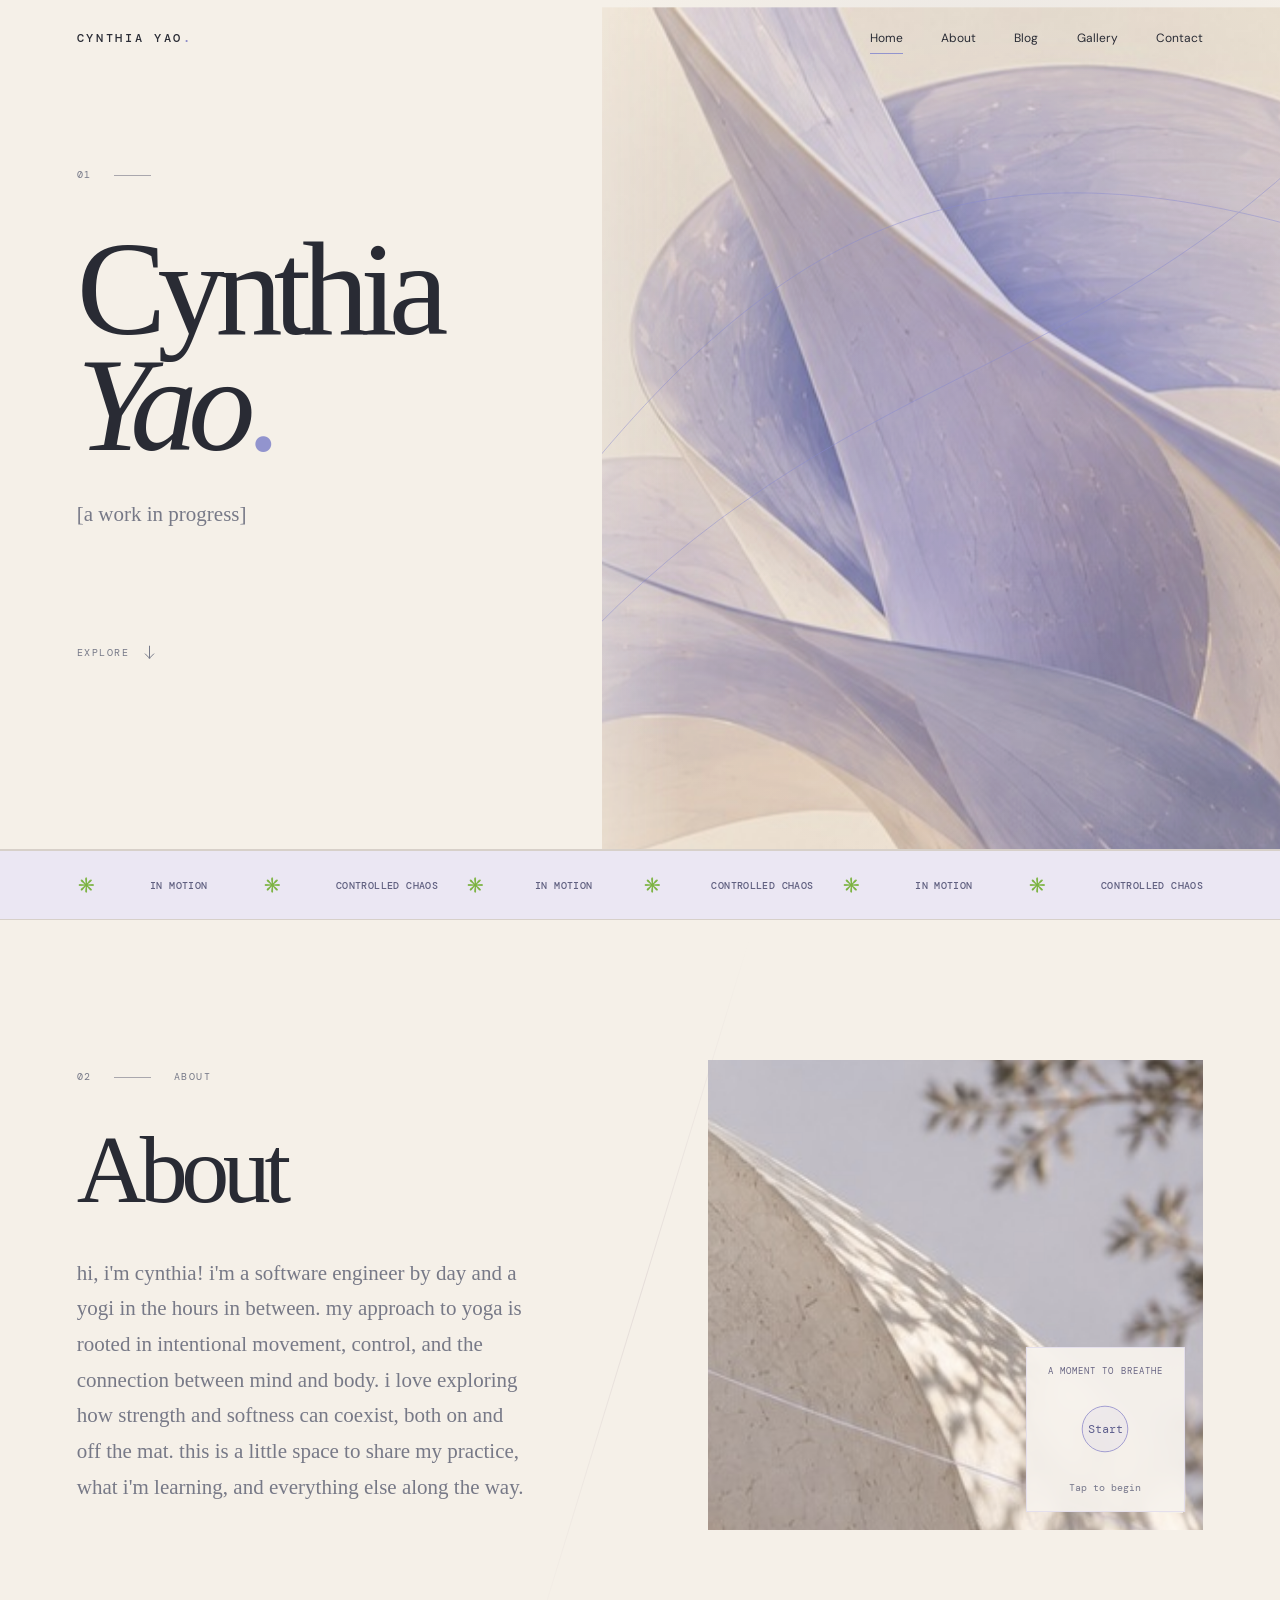
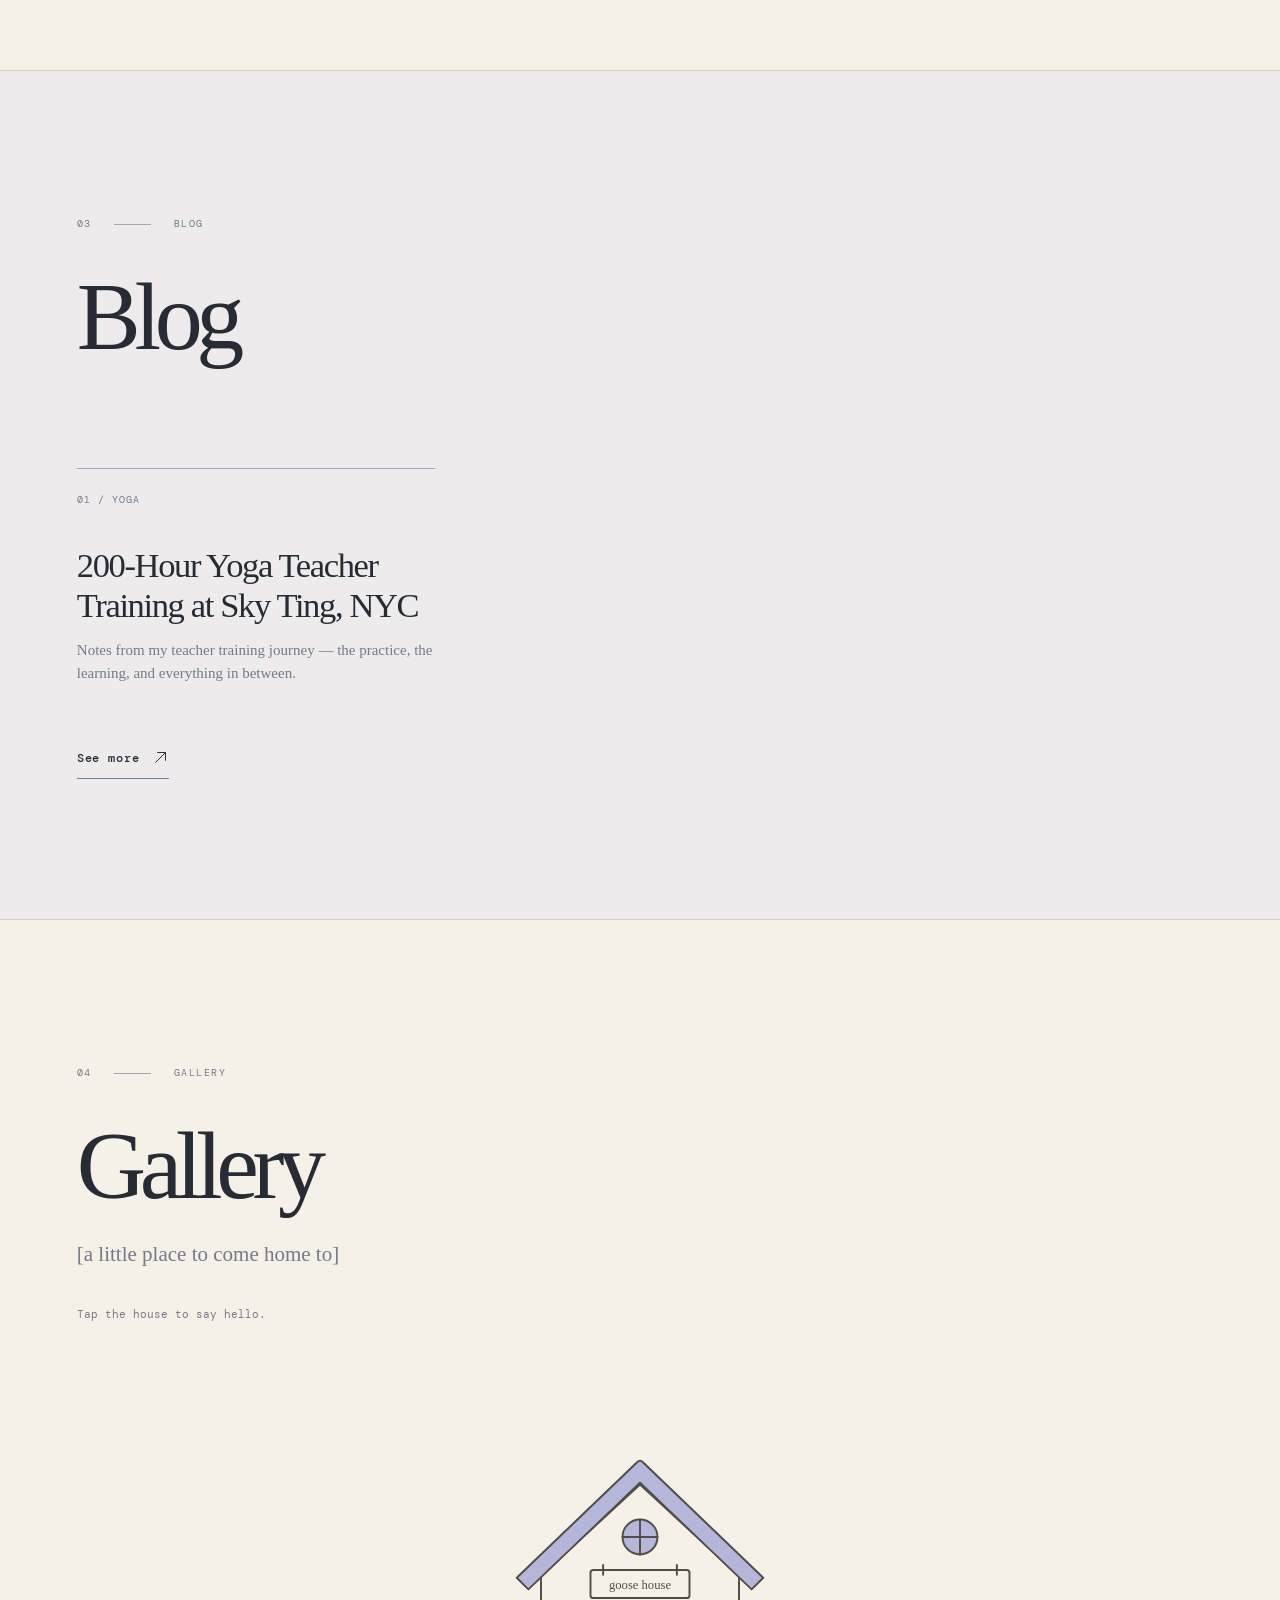
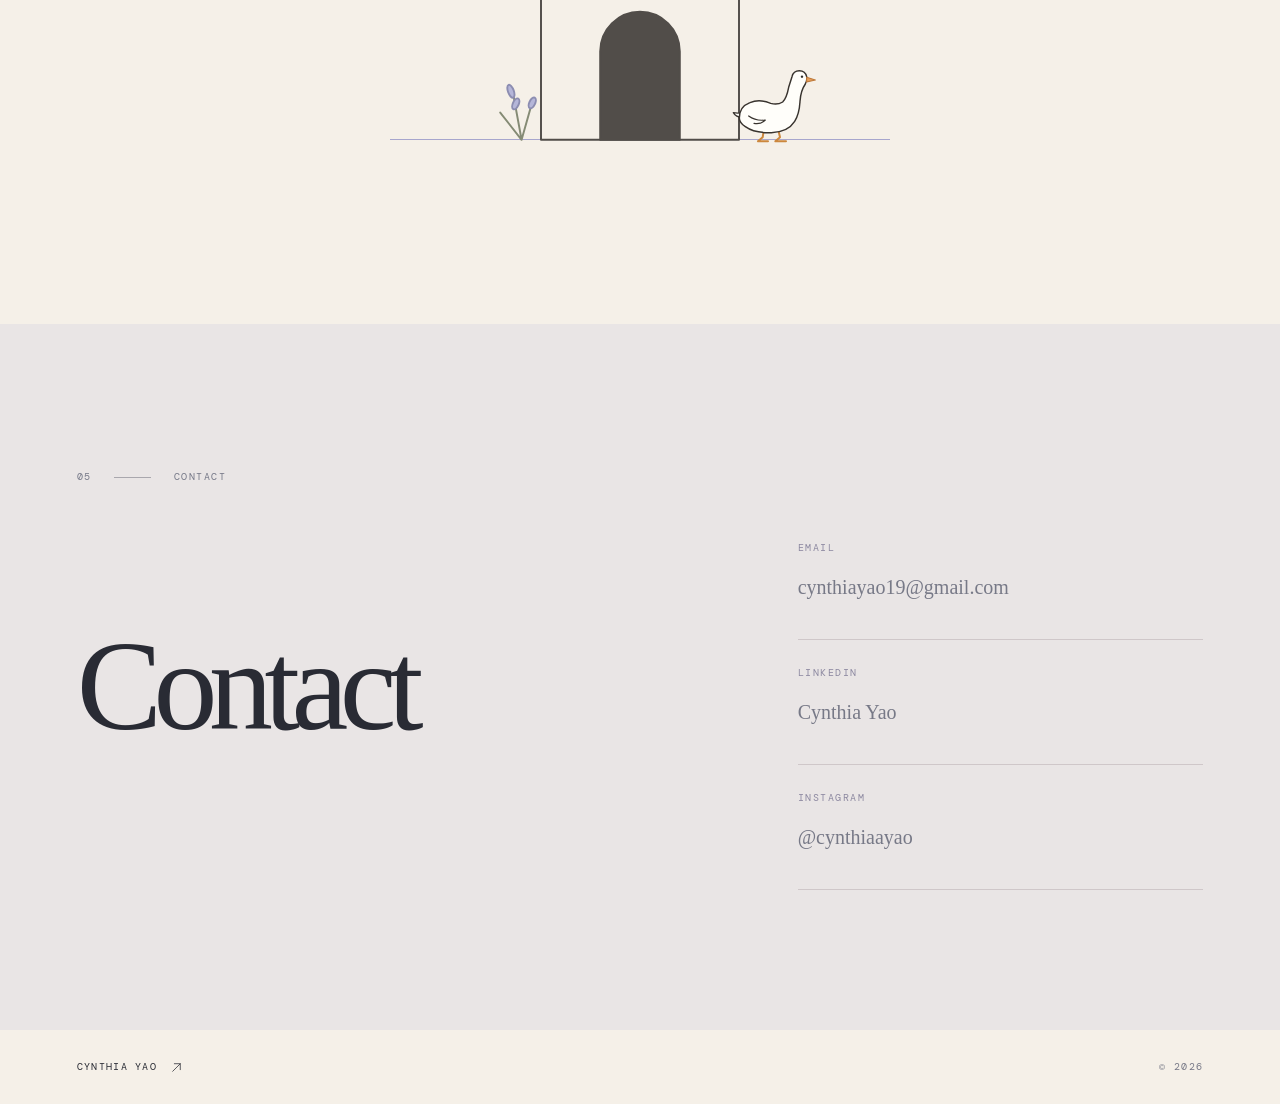
<file: index.html>
<!doctype html>
<html lang="en"><head><meta charset="utf-8"><meta name="viewport" content="width=device-width,initial-scale=1"><meta name="theme-color" content="#f5f0e8"><meta name="description" content="Cynthia Yao — personal website"><title>Cynthia Yao</title><link rel="stylesheet" href="assets/styles.css?v=goose-wake-4"></head>
<body>
<div class="progress" aria-hidden="true"></div>
<header class="topbar"><a href="#home" class="brand">CYNTHIA YAO<span class="brand-dot">.</span></a><button class="menu-toggle" aria-label="Toggle navigation" aria-expanded="false">Menu <span class="menu-glyph" aria-hidden="true">+</span></button><nav class="nav" aria-label="Main navigation"><a href="#home" aria-current="page">Home</a><a href="#about">About</a><a href="blog.html">Blog</a><a href="#gallery">Gallery</a><a href="#contact">Contact</a></nav></header>
<main>
<section id="home" class="hero"><div class="hero-copy"><span class="eyebrow reveal">01 <span class="mini-line"></span> </span><h1 class="reveal">Cynthia<br><em>Yao</em><span class="period">.</span></h1><p class="hero-intro reveal">[a work in progress]</p><a href="#about" class="scroll-cue reveal">EXPLORE <svg class="thin-arrow" viewBox="0 0 24 24" fill="none" aria-hidden="true"><path d="M12 3v17m0 0-6-6m6 6 6-6"/></svg></a></div><div class="hero-art" aria-label="Abstract periwinkle sculptural folds"><div class="art-back"></div><img src="assets/sculpture.jpg" alt="Abstract flowing periwinkle sculpture" class="sculpture"/><svg class="orbit" viewBox="0 0 600 650" aria-hidden="true"><path d="M-40 400 C170 130 350 60 680 170"/><path d="M-30 530 C210 270 430 290 660 50"/></svg></div></section>
<div class="motion-ticker" aria-label="In Motion, Controlled Chaos, repeated three times"><div class="ticker-track"> <span class="ticker-repeat"><span class="ticker-star">✳️</span> IN MOTION <span class="ticker-star">✳️</span> CONTROLLED CHAOS</span> <span class="ticker-repeat"><span class="ticker-star">✳️</span> IN MOTION <span class="ticker-star">✳️</span> CONTROLLED CHAOS</span> <span class="ticker-repeat"><span class="ticker-star">✳️</span> IN MOTION <span class="ticker-star">✳️</span> CONTROLLED CHAOS</span></div></div>
<section id="about" class="about section"><div class="section-heading reveal"><span class="eyebrow">02 <span class="mini-line"></span> ABOUT</span><h2>About</h2><p class="body-copy">hi, i'm cynthia! i'm a software engineer by day and a yogi in the hours in between. my approach to yoga is rooted in intentional movement, control, and the connection between mind and body. i love exploring how strength and softness can coexist, both on and off the mat. this is a little space to share my practice, what i'm learning, and everything else along the way.</p></div><div class="about-visual reveal"><div class="breath-widget"><span class="breath-label">A MOMENT TO BREATHE</span><button type="button" class="breath-button" aria-pressed="false" aria-label="Start breathing animation"><span class="breath-ring"></span><span class="breath-core">Start</span></button><span class="breath-status" aria-live="polite">Tap to begin</span></div><img src="assets/nature-stone.jpg" alt="Warm sculptural stone with delicate natural shadows" loading="lazy"><span class="visual-label"></span></div><span class="section-rail" aria-hidden="true"></span></section>
<section id="blog" class="blog section" aria-labelledby="blog-title"><div class="blog-top reveal"><div><span class="eyebrow">03 <span class="mini-line"></span> BLOG</span><h2 id="blog-title">Blog</h2></div></div><div class="post-grid reveal" aria-label="Blog highlights"><article class="post-card"><span class="post-number">01 / YOGA</span><a class="post-title-link" href="sky-ting-200-hour-ytt.html"><h3 class="post-placeholder">200-Hour Yoga Teacher Training at Sky Ting, NYC</h3></a><p>Notes from my teacher training journey — the practice, the learning, and everything in between.</p></article></div><a class="see-more reveal" href="blog.html">See more <svg class="thin-arrow" viewBox="0 0 24 24" fill="none" aria-hidden="true"><path d="M5 19 19 5M8 5h11v11"/></svg></a></section>
<section id="gallery" class="gallery section" aria-labelledby="gallery-title">
<div class="gallery-copy reveal"><span class="eyebrow">04 <span class="mini-line"></span> GALLERY</span><h2 id="gallery-title">Gallery</h2><p class="body-copy">[a little place to come home to]</p><p id="goose-status" class="goose-status" aria-live="polite">Tap the house to say hello.</p></div>
<div class="goose-yard" aria-label="The goose's home">
<button class="goose-house" type="button" aria-label="Say hello to the goose" aria-describedby="goose-status">
<svg viewBox="0 0 340 340" aria-hidden="true" fill="none" stroke="#514d49" stroke-width="2" stroke-linecap="round" stroke-linejoin="round">
<path fill="#f5f0e8" d="M68 144L170 50 272 144V313H68Z"/>
<path fill="#b5b6d9" d="M43 146L167 27Q170 24 173 27L297 146 285 158 170 48 55 158Z"/>
<circle cx="170" cy="104" r="18" fill="#b5b6d9"/><path d="M152 104H188M170 86V122"/>
<rect x="119" y="138" width="102" height="29" rx="3" fill="#f5f0e8"/>
<path d="M132 133V143M208 133V143"/><text x="170" y="158" text-anchor="middle" stroke="none" fill="#514d49" font-family="Georgia,serif" font-size="13">goose house</text>
<path class="house-door" fill="#514d49" d="M129 313V222A41 41 0 0 1 211 222V313Z"/>
<g stroke="#858b75"><path d="M48 313L39 264M48 313L59 274M48 313L26 285"/><g fill="#b5b6d9" stroke="#8c8db1"><ellipse cx="37" cy="263" rx="3" ry="7" transform="rotate(-20 37 263)"/><ellipse cx="42" cy="276" rx="3" ry="6" transform="rotate(25 42 276)"/><ellipse cx="59" cy="275" rx="3" ry="6" transform="rotate(25 59 275)"/></g></g>
</svg><span class="goose-snores" aria-hidden="true">z<span>z</span><span>z</span></span>
</button><div class="goose-ground" aria-hidden="true"></div>
</div>

</section>
<section id="contact" class="contact section"><span class="eyebrow reveal">05 <span class="mini-line"></span> CONTACT</span><div class="contact-layout"><div class="reveal"><h2>Contact</h2></div><div class="contact-details reveal"><div><span>EMAIL</span><p><a href="mailto:cynthiayao19@gmail.com">cynthiayao19@gmail.com</a></p></div><div><span>LINKEDIN</span><p><a href="https://www.linkedin.com/in/cynthia-yao-2201a11a2" target="_blank" rel="noopener noreferrer">Cynthia Yao</a></p></div><div><span>INSTAGRAM</span><p><a href="https://www.instagram.com/cynthiaayao/" target="_blank" rel="noopener noreferrer">@cynthiaayao</a></p></div></div></div><div class="closing-orbit" aria-hidden="true"></div></section>
</main><footer><a href="#home">CYNTHIA YAO <svg class="thin-arrow footer-arrow" viewBox="0 0 24 24" fill="none" aria-hidden="true"><path d="M5 19 19 5M8 5h11v11"/></svg></a><span>© <span id="year"></span></span></footer>
<script src="assets/script.js?v=goose-wake-4" defer></script></body></html>
</file>
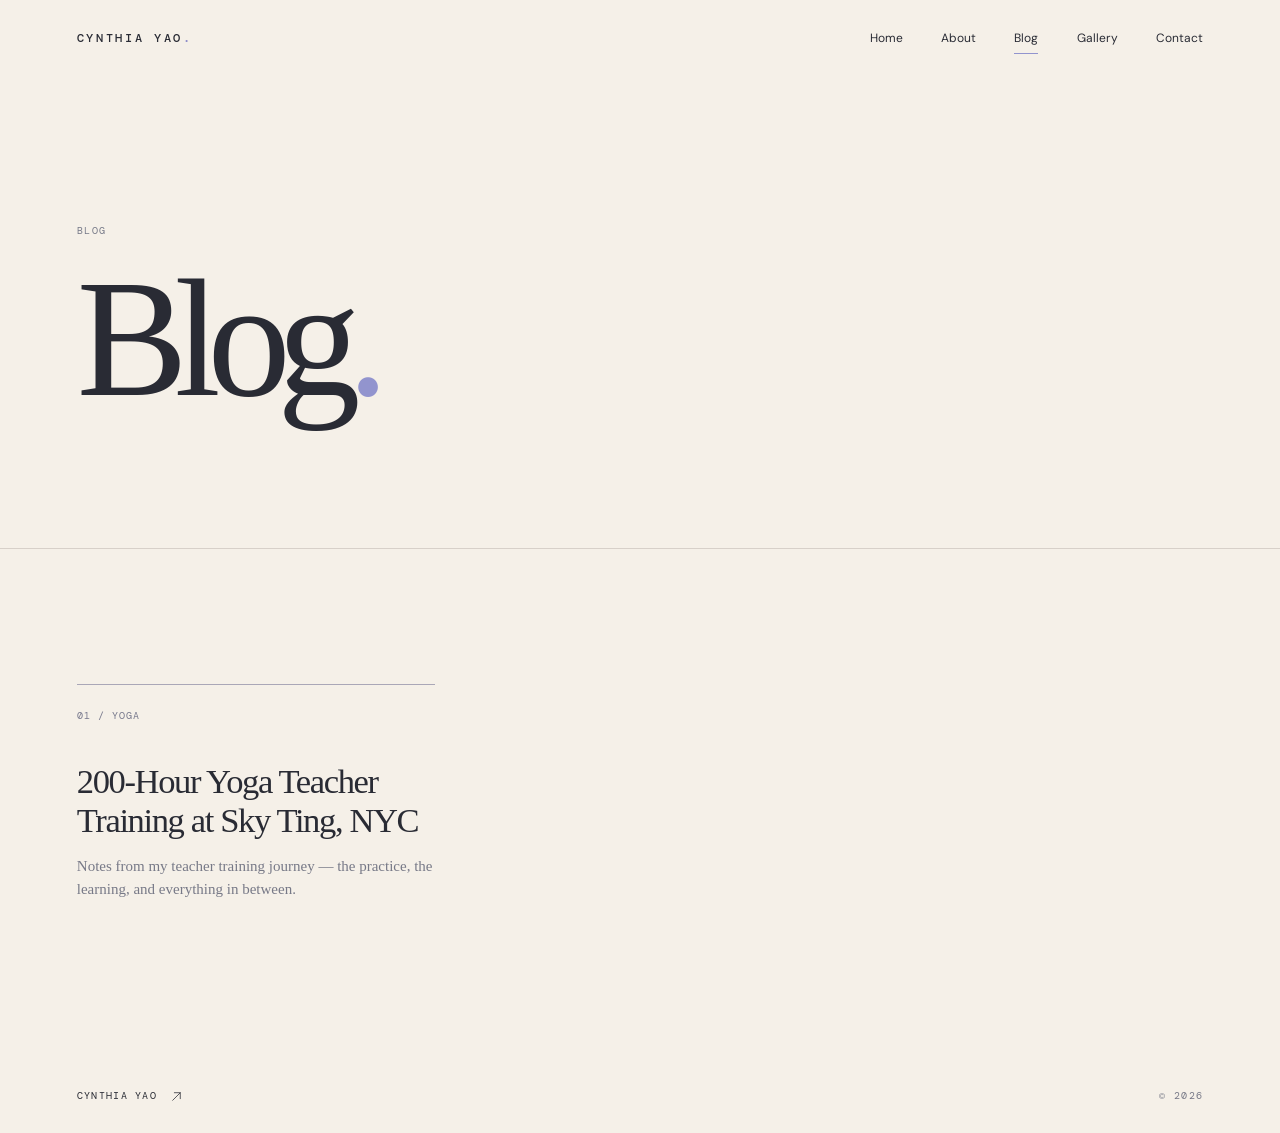
<file: blog.html>
<!doctype html><html lang="en"><head><meta charset="utf-8"><meta name="viewport" content="width=device-width,initial-scale=1"><meta name="theme-color" content="#f5f0e8"><meta name="description" content="Blog — Cynthia Yao"><title>Blog — Cynthia Yao</title><link rel="stylesheet" href="assets/styles.css?v=goose-wake-4"></head><body><div class="progress" aria-hidden="true"></div><header class="topbar"><a href="index.html#home" class="brand">CYNTHIA YAO<span class="brand-dot">.</span></a><button class="menu-toggle" aria-label="Toggle navigation" aria-expanded="false">Menu <span class="menu-glyph" aria-hidden="true">+</span></button><nav class="nav" aria-label="Main navigation"><a href="index.html#home">Home</a><a href="index.html#about">About</a><a href="blog.html" aria-current="page">Blog</a><a href="index.html#gallery">Gallery</a><a href="index.html#contact">Contact</a></nav></header><main class="blog-main">
<section class="blog-page-hero" aria-labelledby="blog-page-title">
  <span class="eyebrow reveal">BLOG</span>
  <h1 id="blog-page-title" class="reveal">Blog<span class="period">.</span></h1>
  <p class="blog-page-note reveal"></p>
</section>
<section class="blog-index section" aria-label="Blog posts">
  <div class="post-grid post-grid--index reveal"><article class="post-card"><span class="post-number">01 / YOGA</span><a class="post-title-link" href="sky-ting-200-hour-ytt.html"><h3 class="post-placeholder">200-Hour Yoga Teacher Training at Sky Ting, NYC</h3></a><p>Notes from my teacher training journey — the practice, the learning, and everything in between.</p></article></div>
</section>
</main><footer><a href="index.html#home">CYNTHIA YAO <svg class="thin-arrow footer-arrow" viewBox="0 0 24 24" fill="none" aria-hidden="true"><path d="M5 19 19 5M8 5h11v11"/></svg></a><span>© <span id="year"></span></span></footer><script src="assets/script.js?v=goose-wake-4" defer></script></body></html>
</file>
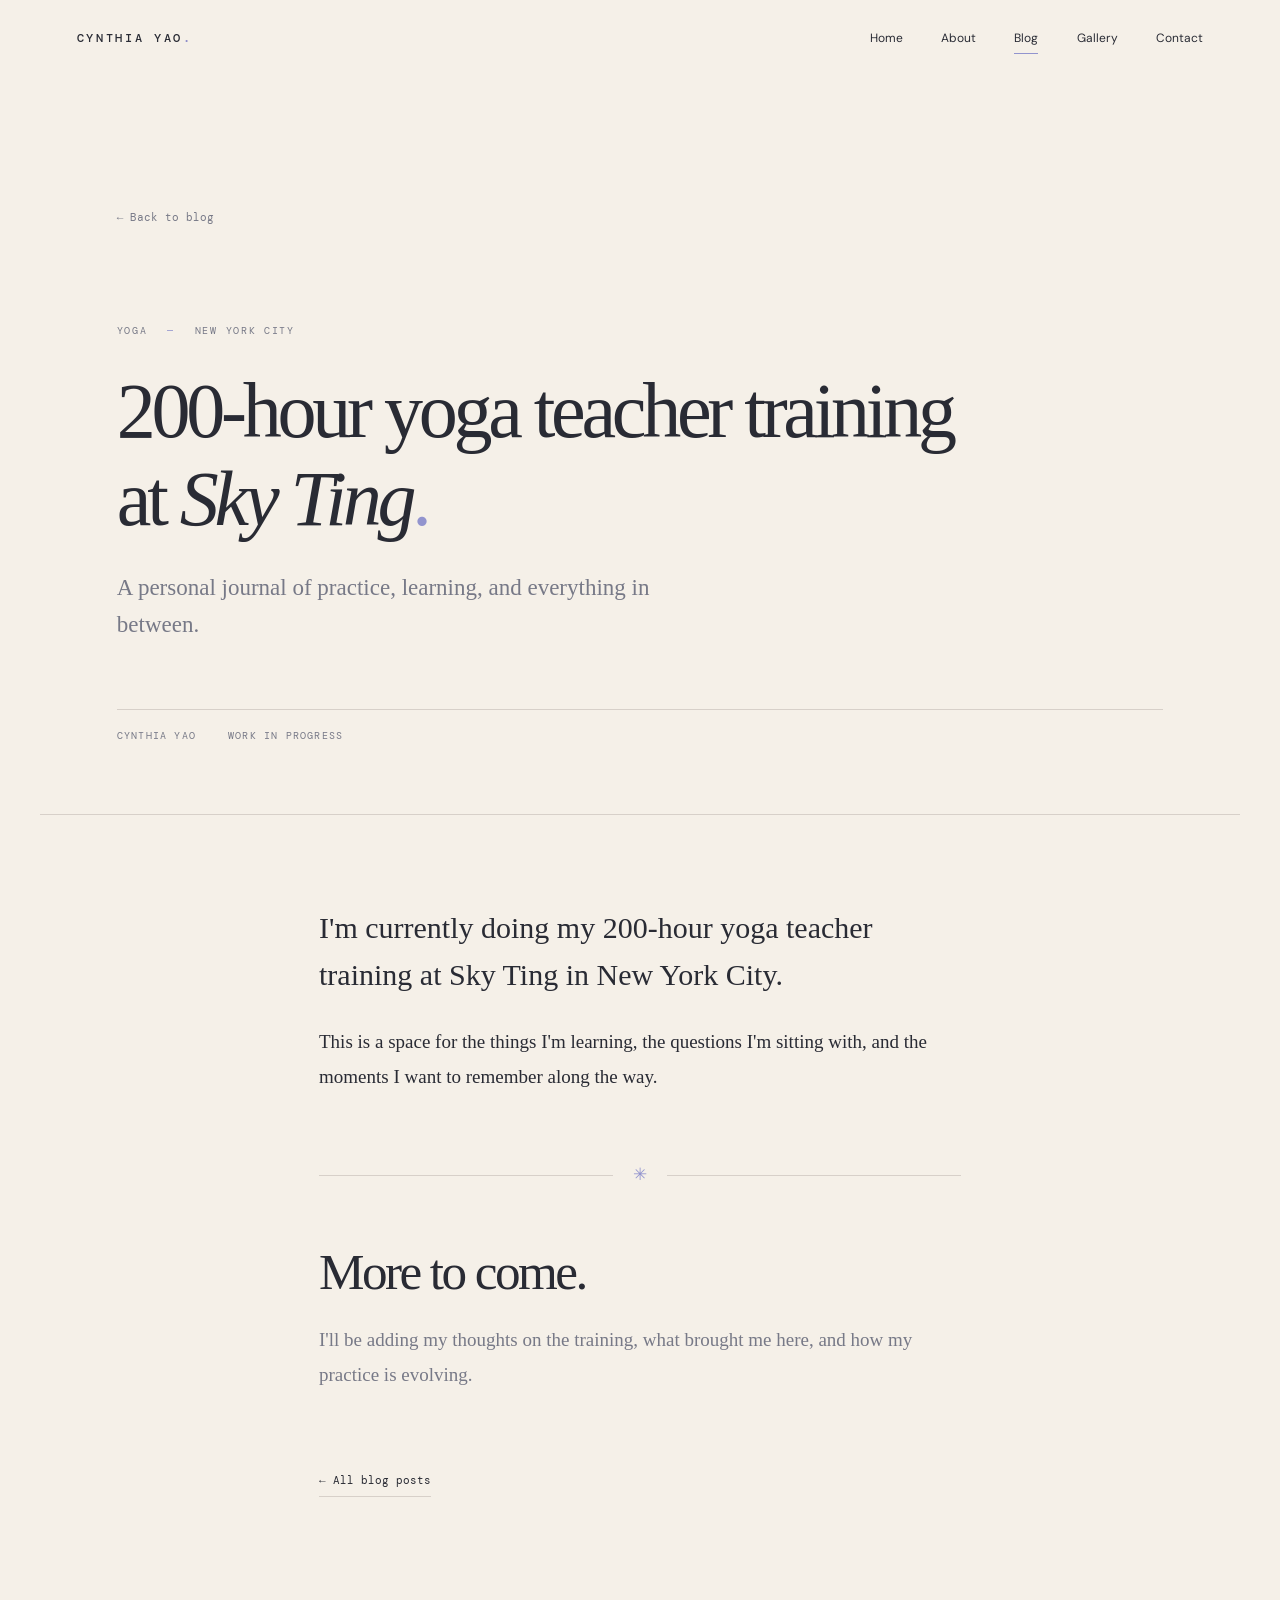
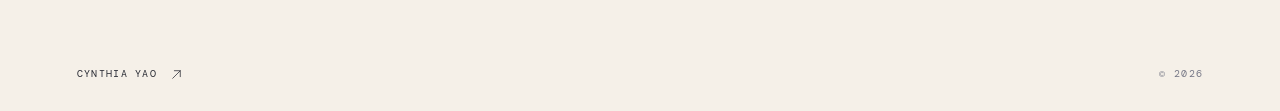
<file: sky-ting-200-hour-ytt.html>
<!doctype html>
<html lang="en"><head><meta charset="utf-8"><meta name="viewport" content="width=device-width,initial-scale=1"><meta name="theme-color" content="#f5f0e8"><meta name="description" content="Reflections on my 200-hour yoga teacher training at Sky Ting in New York City."><title>200-Hour YTT at Sky Ting, NYC — Cynthia Yao</title><link rel="stylesheet" href="assets/styles.css?v=goose-wake-4"></head>
<body><div class="progress" aria-hidden="true"></div><header class="topbar"><a href="index.html#home" class="brand">CYNTHIA YAO<span class="brand-dot">.</span></a><button class="menu-toggle" aria-label="Toggle navigation" aria-expanded="false">Menu <span class="menu-glyph" aria-hidden="true">+</span></button><nav class="nav" aria-label="Main navigation"><a href="index.html#home">Home</a><a href="index.html#about">About</a><a href="blog.html" aria-current="page">Blog</a><a href="index.html#gallery">Gallery</a><a href="index.html#contact">Contact</a></nav></header>
<main class="article-main">
<article class="journal">
  <header class="journal-header">
    <a href="blog.html" class="journal-back">← Back to blog</a>
    <div class="journal-kicker">YOGA <span>—</span> NEW YORK CITY</div>
    <h1>200-hour yoga teacher training<br class="journal-desktop-break"> at <em>Sky Ting</em><span class="period">.</span></h1>
    <p class="journal-subtitle">A personal journal of practice, learning, and everything in between.</p>
    <div class="journal-byline"><span>CYNTHIA YAO</span><span>WORK IN PROGRESS</span></div>
  </header>
  <div class="journal-content">
    <p class="journal-intro">I'm currently doing my 200-hour yoga teacher training at Sky Ting in New York City.</p>
    <p>This is a space for the things I'm learning, the questions I'm sitting with, and the moments I want to remember along the way.</p>
    <div class="journal-divider"><span>✳</span></div>
    <h2>More to come.</h2>
    <p class="journal-muted">I'll be adding my thoughts on the training, what brought me here, and how my practice is evolving.</p>
    <a href="blog.html" class="journal-end-link">← All blog posts</a>
  </div>
</article>
</main><footer><a href="index.html#home">CYNTHIA YAO <svg class="thin-arrow footer-arrow" viewBox="0 0 24 24" fill="none" aria-hidden="true"><path d="M5 19 19 5M8 5h11v11"/></svg></a><span>© <span id="year"></span></span></footer><script src="assets/script.js?v=goose-wake-4" defer></script></body></html>
</file>
<file: assets/styles.css>
@import url('https://fonts.googleapis.com/css2?family=DM+Sans:wght@400;500;600&family=DM+Mono:wght@400;500&family=Manrope:wght@400;500&display=swap');
:root{--gutter:clamp(24px,6vw,100px);--cream:#f5f0e8;--ink:#292b34;--muted:#777987;--purple:#9294ce;--line:#d7d0c9;--ease:cubic-bezier(.22,1,.36,1)}*{box-sizing:border-box}html{scroll-behavior:smooth;scroll-padding-top:80px}body{margin:0;background:var(--cream);color:var(--ink);font-family:'DM Sans',sans-serif;-webkit-font-smoothing:antialiased}a{color:inherit;text-decoration:none}button{font:inherit}.progress{position:fixed;z-index:30;top:0;left:0;height:2px;width:0;background:#8384d2;transition:width .1s linear}.topbar{position:absolute;top:0;left:0;right:0;z-index:10;display:flex;align-items:center;justify-content:space-between;padding:29px var(--gutter)}.brand{font:500 12px 'DM Mono',monospace;letter-spacing:.22em}.brand-dot{color:#8887c8}.nav{display:flex;gap:clamp(18px,3vw,46px)}.nav a{font-size:12px;position:relative}.nav a:after{content:'';position:absolute;bottom:-8px;left:0;width:0;height:1px;background:var(--purple);transition:width .35s}@media (hover:hover) and (pointer:fine){.nav a:hover:after{width:100%}}.menu-toggle{display:none}.hero{position:relative;min-height:760px;height:min(850px,100svh);display:grid;grid-template-columns:47% 53%;overflow:hidden;border-bottom:1px solid var(--line)}.hero-copy{position:relative;z-index:2;padding:clamp(155px,18vh,220px) 0 80px var(--gutter)}.eyebrow,.micro-note,.visual-label,.art-index,.hero-edge,.scroll-cue{font:10px 'DM Mono',monospace;letter-spacing:.15em;color:#767988}.mini-line{display:inline-block;width:37px;border-top:1px solid #a9a7ad;margin:0 15px;vertical-align:middle}.hero h1,h2{font-family:Georgia,'Times New Roman',serif;font-weight:400;letter-spacing:-.067em}.hero h1{font-size:clamp(84px,10.5vw,165px);line-height:.86;margin:48px 0 35px}.hero h1 em,h2 em{font-weight:400}.period{color:var(--purple)}.hero-intro,.body-copy{max-width:390px;color:var(--muted);font-family:Georgia,serif;font-size:clamp(17px,1.7vw,21px);line-height:1.7}.hero-intro{max-width:340px}.scroll-cue{display:inline-flex;gap:25px;align-items:center;margin-top:90px}.scroll-cue span{font:26px Georgia;transition:transform .35s}@media (hover:hover) and (pointer:fine){.scroll-cue:hover span{transform:translateY(8px)}}.hero-art{position:relative;isolation:isolate;overflow:hidden}.art-back{position:absolute;inset:0;background:radial-gradient(circle at 55% 43%,#d9d7ed 0%,#ece8e4 50%,#f5f0e8 83%)}.sculpture{position:absolute;left:-16%;top:5%;width:125%;height:102%;object-fit:cover;object-position:55% 42%;mix-blend-mode:multiply;opacity:.93;transform:translate3d(var(--mx,0px),var(--my,0px),0) scale(1.08);transition:transform 1.2s var(--ease);mask-image:linear-gradient(to right,transparent 0%,black 24%)}.orbit{position:absolute;inset:0;width:100%;height:100%;overflow:visible;fill:none;stroke:#898bd1;stroke-width:.75;opacity:.55;pointer-events:none}.orbit path{stroke-dasharray:900;stroke-dashoffset:900;animation:draw 3.5s .5s var(--ease) forwards}.art-index{position:absolute;right:50px;bottom:55px}.hero-edge{position:absolute;bottom:33px;left:var(--gutter)}@keyframes draw{to{stroke-dashoffset:0}}.section{position:relative;padding:140px var(--gutter);overflow:hidden}.section h2{font-size:clamp(58px,7.5vw,110px);line-height:1.03;margin:36px 0}.about{display:grid;grid-template-columns:1fr 44%;gap:8%;align-items:center;min-height:730px}.about .body-copy{max-width:450px}.about-visual{position:relative;height:470px;overflow:hidden}.about-visual img{width:100%;height:115%;object-fit:cover;object-position:center;transform:translateY(var(--scroll-offset,0px)) scale(1.04);filter:saturate(.72)}.visual-label{position:absolute;bottom:17px;right:20px;background:#f5f0e8df;padding:9px 12px}.section-rail{position:absolute;top:0;left:50%;height:100%;width:1px;background:linear-gradient(transparent,#c4b6bb55,transparent);transform:rotate(17deg);pointer-events:none}.blog{background:#eeebed;border-top:1px solid var(--line);border-bottom:1px solid var(--line);min-height:660px}.blog-top{display:flex;align-items:end;justify-content:space-between;gap:30px}.blog-top .body-copy{max-width:280px}.empty-posts{margin-top:85px;border-top:1px solid #bcb9c4;border-bottom:1px solid #bcb9c4;display:flex;align-items:center;justify-content:space-between;padding:40px 0}.empty-posts>span:first-child{font:11px 'DM Mono',monospace;letter-spacing:.16em}.big-arrow{font:65px Georgia;color:#8586bd;transition:transform .4s var(--ease)}@media (hover:hover) and (pointer:fine){.empty-posts:hover .big-arrow{transform:translate(12px,-12px)}}.blog .micro-note{margin-top:22px}.resume{min-height:740px;display:grid;grid-template-columns:44% 1fr;gap:10%;align-items:center}.resume-art{height:530px;overflow:hidden;border-radius:45% 45% 0 0 / 26% 26% 0 0;opacity:.8}.resume-art img{width:100%;height:100%;object-fit:cover;filter:saturate(.65)}.resume-items{margin-top:52px;max-width:460px}.resume-items div{display:flex;justify-content:space-between;border-top:1px solid var(--line);padding:21px 0;font:11px 'DM Mono',monospace;letter-spacing:.15em}.resume-items div:last-child{border-bottom:1px solid var(--line)}.resume-items span{color:#8a8ac2}.resume .micro-note{display:block;margin-top:22px}.contact{background:#e9e5e5;min-height:630px}.contact-layout{display:grid;grid-template-columns:1.2fr .8fr;gap:10%;align-items:center}.contact h2{font-size:clamp(80px,10vw,145px)}.contact-details{padding-top:30px}.contact-details div{border-bottom:1px solid #cfc7c9;padding:20px 0}.contact-details div>span{font:10px 'DM Mono',monospace;letter-spacing:.15em;color:#8c88a0}.contact-details p{font-family:Georgia,serif;font-size:20px;color:#777987}.closing-orbit{position:absolute;width:420px;height:420px;border:1px solid #a6a3d5;border-radius:50%;bottom:-320px;left:12%;transform:rotateX(65deg)}footer{padding:30px var(--gutter);display:flex;justify-content:space-between;gap:20px;font:10px 'DM Mono',monospace;letter-spacing:.13em}footer span{color:var(--muted)}.reveal{opacity:0;transform:translateY(38px);transition:opacity .95s var(--ease),transform .95s var(--ease)}.reveal.visible{opacity:1;transform:translateY(0)}.hero-copy .reveal:nth-child(2){transition-delay:.12s}.hero-copy .reveal:nth-child(3){transition-delay:.22s}.hero-copy .reveal:nth-child(4){transition-delay:.35s}@media(max-width:850px){.hero{min-height:730px;height:auto;grid-template-columns:1fr}.hero-copy{padding:160px 30px 120px}.hero h1{font-size:clamp(85px,17vw,140px)}.hero-art{position:absolute;inset:10% 0 0 32%;opacity:.46;z-index:0}.hero-copy{z-index:1}.hero-edge{left:30px}.about,.resume,.contact-layout{grid-template-columns:1fr;gap:60px}.about{min-height:auto}.about-visual{height:360px}.resume-art{height:380px;max-width:450px}.section{padding:105px 30px}.blog-top{display:block}.contact{min-height:auto}.contact h2{font-size:clamp(70px,12vw,115px)}}@media(max-width:560px){.topbar{padding:25px 22px}.menu-toggle{display:block;border:0;background:transparent;font:11px 'DM Mono',monospace;letter-spacing:.08em}.menu-toggle span{margin-left:8px}.nav{position:absolute;top:65px;left:15px;right:15px;background:#f5f0e8f5;border:1px solid var(--line);padding:23px;display:none;flex-direction:column;gap:23px}.nav.open{display:flex}.hero{min-height:730px}.hero-copy{padding:175px 24px 105px}.hero h1{font-size:clamp(84px,19vw,125px)}.hero-art{inset:4% -36% 15% 20%;opacity:.43}.hero-intro{max-width:250px}.hero-edge{left:24px;font-size:8px}.scroll-cue{margin-top:70px}.section{padding:95px 24px}.section h2{font-size:clamp(55px,12vw,75px)}.about-visual{height:310px}.blog{min-height:550px}.blog-top .body-copy{max-width:340px}.empty-posts{margin-top:65px}.resume-art{height:310px}.contact h2{font-size:75px}.contact-details{padding-top:0}footer{padding:25px 24px;flex-direction:column}}@media(prefers-reduced-motion:reduce){html{scroll-behavior:auto}*,*:before,*:after{animation:none!important;transition:none!important}.reveal{opacity:1;transform:none}.orbit path{stroke-dashoffset:0}}


/* Unified layout, accessible navigation and quiet interactions. */
.topbar{padding-inline:var(--gutter);min-height:76px}
.hero-copy{padding-left:var(--gutter)}
.hero-edge{display:none}
.thin-arrow{width:17px;height:17px;stroke:currentColor;stroke-width:1.4;stroke-linecap:round;stroke-linejoin:round;flex:none;transition:transform .35s var(--ease)}
.scroll-cue{gap:12px;align-items:center}@media (hover:hover) and (pointer:fine){.scroll-cue:hover .thin-arrow{transform:translateY(6px)}}
.link-arrow{width:26px;height:26px;color:var(--purple)}
.footer-arrow{width:13px;height:13px;vertical-align:middle;margin-left:6px}
.menu-glyph{font-size:16px}
:focus-visible{outline:2px solid #7474bb;outline-offset:5px}
/* Exactly three equal-width repeating units, stretching edge-to-edge. */
.motion-ticker{width:100%;background:#ebe7f3;border-block:1px solid var(--line);padding:0 var(--gutter);min-height:70px;display:flex;align-items:center}
.ticker-track{display:grid;grid-template-columns:repeat(3,minmax(0,1fr));width:100%;gap:0;align-items:center}
.ticker-repeat{min-width:0;display:flex;justify-content:space-between;align-items:center;gap:clamp(3px,.65vw,12px);padding:0 clamp(6px,1.1vw,18px);font:500 clamp(8px,.77vw,12px) 'DM Mono',monospace;letter-spacing:.04em;white-space:nowrap;color:#606080}
.ticker-repeat:first-child{padding-left:0}.ticker-repeat:last-child{padding-right:0}
.ticker-star{font-family:'Apple Color Emoji','Segoe UI Emoji','Noto Color Emoji',sans-serif;font-size:clamp(12px,1.15vw,17px);line-height:1;flex:none;animation:none!important;transform:none!important}
/* Three units fill the available desktop width; smaller viewports use a clean stacked layout. */
@media(max-width:1000px){.ticker-repeat{font-size:clamp(7px,.9vw,10px);letter-spacing:0;padding-inline:5px}}
@media(max-width:680px){.motion-ticker{padding:14px var(--gutter)}.ticker-track{grid-template-columns:1fr;gap:8px}.ticker-repeat{width:100%;justify-content:space-between;font-size:10px;letter-spacing:.08em;padding:0!important}.ticker-star{font-size:15px}}
/* Breathing exercise: 4 seconds inhale, 4 seconds exhale. */
.about-visual{position:relative}
.breath-widget{position:absolute;right:18px;bottom:18px;z-index:3;display:flex;flex-direction:column;align-items:center;gap:10px;padding:17px 21px;background:#f7f3edee;backdrop-filter:blur(12px);border:1px solid #e4dfec;color:#686583}
.breath-label{font:9px 'DM Mono',monospace;letter-spacing:.12em;white-space:nowrap}
.breath-button{position:relative;width:84px;height:84px;border:0;background:transparent;cursor:pointer;color:#5f608e;display:grid;place-items:center;touch-action:manipulation}
.breath-ring{position:absolute;inset:13px;border:1.5px solid #8e8acb;border-radius:50%;background:#aaa8df1a;transform:scale(.8)}
.breath-ring.breathing{animation:breathe 8s ease-in-out infinite}
.breath-core{position:relative;z-index:1;font:12px 'DM Mono',monospace}
.breath-status{font:10px 'DM Mono',monospace;color:#77788c;min-height:1.3em}
@keyframes breathe{0%{transform:scale(.8)}50%{transform:scale(1.25)}100%{transform:scale(.8)}}
@media(max-width:560px){:root{--gutter:24px}.topbar{padding:20px var(--gutter)}.hero-copy{padding-left:var(--gutter)}.breath-widget{right:10px;bottom:10px;padding:12px}.breath-button{width:68px;height:68px}}
@media(prefers-reduced-motion:reduce){.breath-ring.breathing{animation:none;transform:scale(1)}.thin-arrow{transition:none}}

/* Blog highlights and dedicated index */
.blog{min-height:auto}.blog-top{align-items:end}.text-link,.see-more,.back-link{display:inline-flex;align-items:center;gap:12px;font:500 12px 'DM Mono',monospace;letter-spacing:.07em;border-bottom:1px solid #7779aa;padding-bottom:12px;white-space:nowrap}@media (hover:hover) and (pointer:fine){.text-link:hover .thin-arrow,.see-more:hover .thin-arrow{transform:translate(4px,-4px)}}.post-grid{display:grid;grid-template-columns:repeat(3,minmax(0,1fr));gap:clamp(14px,2vw,32px);margin-top:65px}.post-card{min-width:0;min-height:255px;padding:24px 0;border-top:1px solid #aaa7b7;display:flex;flex-direction:column;transition:border-color .25s}@media (hover:hover) and (pointer:fine){.post-card:hover{border-color:#7576bb}}.post-number{font:10px 'DM Mono',monospace;letter-spacing:.1em;color:#77788c}.post-placeholder{font:400 clamp(25px,2.7vw,39px)/1.15 Georgia,serif;letter-spacing:-.04em;margin-top:40px}.post-card p{color:var(--muted);font:15px Georgia,serif;line-height:1.5;margin-top:auto}.see-more{margin-top:26px}.blog-page-hero{position:relative;min-height:510px;padding:180px var(--gutter) 110px;overflow:hidden;border-bottom:1px solid var(--line)}.blog-page-hero h1{font:400 clamp(95px,16vw,220px)/.9 Georgia,serif;letter-spacing:-.08em;margin:35px 0 25px}.blog-page-note{font:18px Georgia,serif;color:var(--muted)}.blog-page-accent{position:absolute;width:min(43vw,550px);height:min(43vw,550px);border:1px solid #a7a0d6;border-radius:46% 54% 64% 36% / 55% 36% 64% 45%;right:-9%;top:13%;transform:rotate(-25deg);opacity:.45;pointer-events:none}.nav [aria-current="page"]:after{width:100%}.blog-index{min-height:550px}.blog-index-heading{display:flex;justify-content:space-between;gap:20px}.post-grid--index{margin-top:60px}.blog-help{font:13px 'DM Sans',sans-serif;color:var(--muted);margin-top:30px}.back-link{margin-top:65px}@media (hover:hover) and (pointer:fine){.back-link:hover .thin-arrow{transform:translateX(-4px)}}@media(max-width:760px){.post-grid{grid-template-columns:1fr;gap:10px;margin-top:35px}.post-card{min-height:170px}.post-placeholder{margin-top:24px}.blog-top{align-items:start;gap:15px}.text-link{margin-top:45px}.blog-page-hero{padding-top:150px;min-height:390px}.blog-page-accent{opacity:.25}.blog-index-heading{flex-wrap:wrap}}@media(max-width:450px){.blog-top{display:flex;flex-direction:column}.text-link{margin-top:0}.blog-page-hero h1{font-size:100px}}

/* Blog refinement: one CTA on home, quiet dedicated reading page. */
.blog-top .text-link{display:none}
.blog-page-hero{min-height:0;padding:clamp(145px,17vw,220px) var(--gutter) clamp(75px,9vw,130px);border-bottom:1px solid var(--line)}
.blog-page-hero h1{font-size:clamp(86px,13vw,176px);margin:26px 0 18px}
.blog-page-note{margin:0;max-width:420px;font-size:clamp(17px,1.8vw,21px);line-height:1.5}
.blog-index{min-height:420px;padding-top:75px;padding-bottom:120px}
.blog-index-heading{border-bottom:1px solid var(--line);padding-bottom:24px}
.blog-empty{padding:65px 0 0;max-width:540px}
.blog-empty p{font:400 clamp(32px,4vw,48px)/1.2 Georgia,serif;letter-spacing:-.035em;margin:0 0 14px}
.blog-empty span{font-size:14px;color:var(--muted)}
@media(max-width:560px){.blog-page-hero{padding-top:150px;padding-bottom:70px}.blog-page-hero h1{font-size:clamp(80px,18vw,110px)}.blog-index{padding-top:55px;padding-bottom:95px}}



/* Plump hand-drawn goose with independent alternating feet. */
.site-goose{position:fixed;bottom:8px;left:0;z-index:22;width:116px;height:100px;padding:0;border:0;background:transparent;cursor:pointer;opacity:0;pointer-events:none;touch-action:manipulation;transform:translate3d(-160px,0,0)}
.site-goose.is-visible{opacity:1;pointer-events:auto}
.site-goose.is-running{pointer-events:none}
.site-goose svg{width:100%;height:100%;display:block;overflow:visible}
.site-goose .goose-body-shape{fill:#fffefa;stroke:#39352f;stroke-width:2.6}
.site-goose .goose-feathers{fill:#fffefa;stroke:#39352f;stroke-width:2.4}
.site-goose .goose-wing{fill:#f7f5ee;stroke:#39352f;stroke-width:1.9}
.site-goose .goose-bill{fill:#e8a05b;stroke:#bd7839;stroke-width:1.7}
.site-goose .goose-leg{stroke:#d18b43;stroke-width:4;transform-box:fill-box;transform-origin:top center;animation:goose-step .42s ease-in-out infinite alternate}
.site-goose .goose-leg-back{animation-direction:alternate-reverse}
.site-goose .goose-bob{animation:goose-bob .42s ease-in-out infinite alternate}
.site-goose.is-running .goose-leg,.site-goose.is-running .goose-bob{animation-duration:.16s}
.site-goose:focus-visible{outline:2px solid #7779b6;outline-offset:3px;border-radius:12px}
@keyframes goose-step{from{transform:rotate(-22deg)}to{transform:rotate(22deg)}}
@keyframes goose-bob{from{transform:translateY(0)}to{transform:translateY(-2px)}}
@media(max-width:600px){.site-goose{bottom:4px;width:96px;height:83px}}
@media(prefers-reduced-motion:reduce){.site-goose,.site-goose.is-visible{opacity:0;pointer-events:none}.site-goose .goose-leg,.site-goose .goose-bob{animation:none}}

.site-goose .goose-tail{fill:#fffefa;stroke:#39352f;stroke-width:2.4}

/* Reference-inspired slender-neck goose, tiny bill and little outlined wing. */
.site-goose .goose-body-shape{fill:#fffefa;stroke:#38332e;stroke-width:2.15}
.site-goose .goose-wing{fill:none;stroke:#38332e;stroke-width:1.8}
.site-goose .goose-tail{fill:#fffefa;stroke:#38332e;stroke-width:2}
.site-goose .goose-leg{stroke:#cc873d;stroke-width:3}

/* Individual blog post */
.post-title-link{display:block}@media (hover:hover) and (pointer:fine){.post-title-link:hover .post-placeholder{color:#7779aa}}.post-card .post-placeholder{margin-bottom:14px}.post-card p{margin-top:0}.post-read-link{font:11px 'DM Mono',monospace;letter-spacing:.05em;margin-top:auto;padding-top:22px;align-self:flex-start;border-bottom:1px solid #aaa7b7;padding-bottom:5px}.article-main{padding-top:76px}.article-hero{padding:100px var(--gutter) 95px;border-bottom:1px solid var(--line);max-width:1200px;margin:auto}.article-breadcrumb{display:block;font:11px 'DM Mono',monospace;color:var(--muted);margin-bottom:75px}.article-hero h1{font:400 clamp(54px,7.5vw,112px)/1.03 Georgia,serif;letter-spacing:-.065em;max-width:1050px;margin:28px 0 32px}.article-hero h1 em{font-weight:400}.article-deck{font:clamp(19px,2.1vw,26px)/1.55 Georgia,serif;color:var(--muted);max-width:660px}.article-meta{margin-top:55px;font:10px 'DM Mono',monospace;letter-spacing:.13em;color:var(--muted);display:flex;gap:15px}.article-body{max-width:750px;margin:0 auto;padding:90px 24px 130px;font:19px/1.85 Georgia,serif}.article-lead{font-size:clamp(22px,2.5vw,28px);line-height:1.65}.article-body h2{font-size:clamp(34px,4vw,51px);line-height:1.15;margin:75px 0 20px}.draft-prompt{color:#8a8892;font-style:italic}.article-photo-slot{border:1px solid var(--line);background:#eeebed;min-height:260px;display:grid;place-items:center;text-align:center;padding:30px;margin:70px 0;font:10px 'DM Mono',monospace;letter-spacing:.15em;color:var(--muted)}.article-outro{font-style:italic;color:var(--muted)}.article-body .back-link{margin-top:65px}@media(max-width:560px){.article-hero{padding:65px 24px 75px}.article-breadcrumb{margin-bottom:60px}.article-hero h1{font-size:clamp(50px,12vw,76px)}.article-body{padding-top:65px;font-size:18px}}


/* Clean editorial journal page */
.article-main{padding-top:0}
.journal{width:100%;overflow-wrap:break-word}
.journal-header{padding:clamp(145px,17vw,205px) var(--gutter) 72px;border-bottom:1px solid var(--line);max-width:1200px;margin:0 auto}
.journal-back{display:inline-block;margin-bottom:clamp(55px,8vw,100px);font:11px 'DM Mono',monospace;color:var(--muted)}
.journal-kicker{font:10px 'DM Mono',monospace;letter-spacing:.17em;color:#777987}
.journal-kicker span{padding:0 12px;color:var(--purple)}
.journal-header h1{font:400 clamp(43px,6.1vw,86px)/1.13 Georgia,serif;letter-spacing:-.055em;margin:30px 0 27px;max-width:100%}
.journal-header h1 em{font-weight:400}
.journal-subtitle{font:clamp(17px,1.9vw,23px)/1.6 Georgia,serif;color:var(--muted);max-width:590px;margin:0}
.journal-byline{display:flex;flex-wrap:wrap;gap:15px 32px;border-top:1px solid var(--line);margin-top:65px;padding-top:19px;font:10px 'DM Mono',monospace;letter-spacing:.12em;color:var(--muted)}
.journal-content{max-width:690px;padding:90px 24px 140px;margin:auto;font:19px/1.85 Georgia,serif}
.journal-content p{margin:0 0 26px}
.journal-intro{font-size:clamp(23px,2.6vw,30px);line-height:1.55}
.journal-divider{display:flex;align-items:center;gap:20px;color:var(--purple);margin:65px 0 50px;font-size:17px}
.journal-divider:before,.journal-divider:after{content:"";height:1px;flex:1;background:var(--line)}
.journal-content h2{font-size:clamp(37px,4vw,52px);line-height:1.2;letter-spacing:-.05em;margin:0 0 20px}
.journal-muted{color:var(--muted)}
.journal-end-link{display:inline-block;font:11px 'DM Mono',monospace;border-bottom:1px solid var(--line);padding-bottom:9px;margin-top:55px}
@media(max-width:760px){.journal-desktop-break{display:none}.journal-header{padding:145px 30px 60px}.journal-header h1{font-size:clamp(43px,8.2vw,66px);line-height:1.15;letter-spacing:-.045em}.journal-back{margin-bottom:65px}.journal-content{padding:65px 30px 100px}}
@media(max-width:560px){.journal-header{padding:125px 24px 50px}.journal-header h1{font-size:clamp(40px,10.4vw,56px);line-height:1.16}.journal-back{margin-bottom:55px}.journal-byline{margin-top:42px}.journal-content{padding:60px 24px 100px;font-size:18px}}

/* Gallery: a quiet home for the existing goose. */
.gallery{min-height:700px;display:grid;grid-template-columns:44% 1fr;gap:10%;align-items:center}
.goose-yard{position:relative;height:400px;isolation:isolate;min-width:0}
.goose-house{position:absolute;bottom:18px;left:50%;transform:translateX(-50%);width:min(80%,330px);padding:0;border:0;background:transparent;cursor:pointer;color:var(--muted);touch-action:manipulation}
.goose-house svg{display:block;width:100%;height:auto}
.goose-ground{position:absolute;left:0;right:0;bottom:44px;border-top:1px solid #a7a6cd;z-index:-1}
.goose-status{font:11px/1.8 'DM Mono',monospace;color:var(--muted);margin-top:32px;min-height:40px;max-width:310px}
.goose-snores{position:absolute;top:42%;left:58%;font:18px Georgia,serif;color:#7779aa;opacity:0;pointer-events:none}
.goose-snores span{display:inline-block;transform:translateY(-12px);font-size:15px;margin-left:7px}.goose-snores span+span{transform:translateY(-25px);font-size:12px}
.is-sleeping .goose-snores{opacity:1;animation:house-snooze 3s ease-in-out infinite}
@keyframes house-snooze{0%,100%{transform:translateY(3px);opacity:.4}50%{transform:translateY(-5px);opacity:1}}
.site-goose.resident-goose{position:absolute;bottom:35px;width:100px;height:84px;transform:none;z-index:2;opacity:1;pointer-events:auto;transition:opacity .3s;}
.resident-goose svg{transition:transform .2s}.resident-goose.faces-left svg{transform:scaleX(-1)}
.site-goose.resident-goose.is-inside{opacity:0;pointer-events:none}
.resident-goose:not(.is-walking) .goose-leg,.resident-goose:not(.is-walking) .goose-bob{animation-play-state:paused}
.goose-house:focus-visible{outline-offset:5px;border-radius:8px}
@media(max-width:850px){.gallery{grid-template-columns:1fr;gap:25px}.gallery-copy{grid-row:1}.goose-yard{width:100%;max-width:500px;justify-self:center;height:350px}.gallery h2{margin-bottom:20px}.goose-status{margin-top:18px}}
@media(max-width:560px){.goose-yard{height:320px}.site-goose.resident-goose{width:86px;height:73px}.goose-house{width:min(85%,285px)}}
@media(prefers-reduced-motion:reduce){.site-goose.resident-goose{opacity:1;pointer-events:auto}.site-goose.resident-goose.is-inside{opacity:0;pointer-events:none}.is-sleeping .goose-snores{animation:none;opacity:1}}

/* Touch controls: generous targets and decoration that cannot intercept taps. */
a,button{touch-action:manipulation}
button svg,button svg *,button>span,.thin-arrow,.progress,.visual-label,.closing-orbit{pointer-events:none}
.menu-toggle{min-width:64px;min-height:44px;cursor:pointer}
@media(pointer:coarse){.nav a{min-height:44px;display:flex;align-items:center}.scroll-cue,.see-more,.back-link,.journal-back,.journal-end-link{min-height:44px}}
/* The Gallery heading introduces the house on all screen sizes. */
.gallery{grid-template-columns:1fr;gap:28px;min-height:0}
.gallery-copy{grid-row:1}
.gallery h2{margin-bottom:20px}
.gallery-copy .body-copy{max-width:none}
.goose-yard{width:100%;max-width:500px;justify-self:center}
</file>
